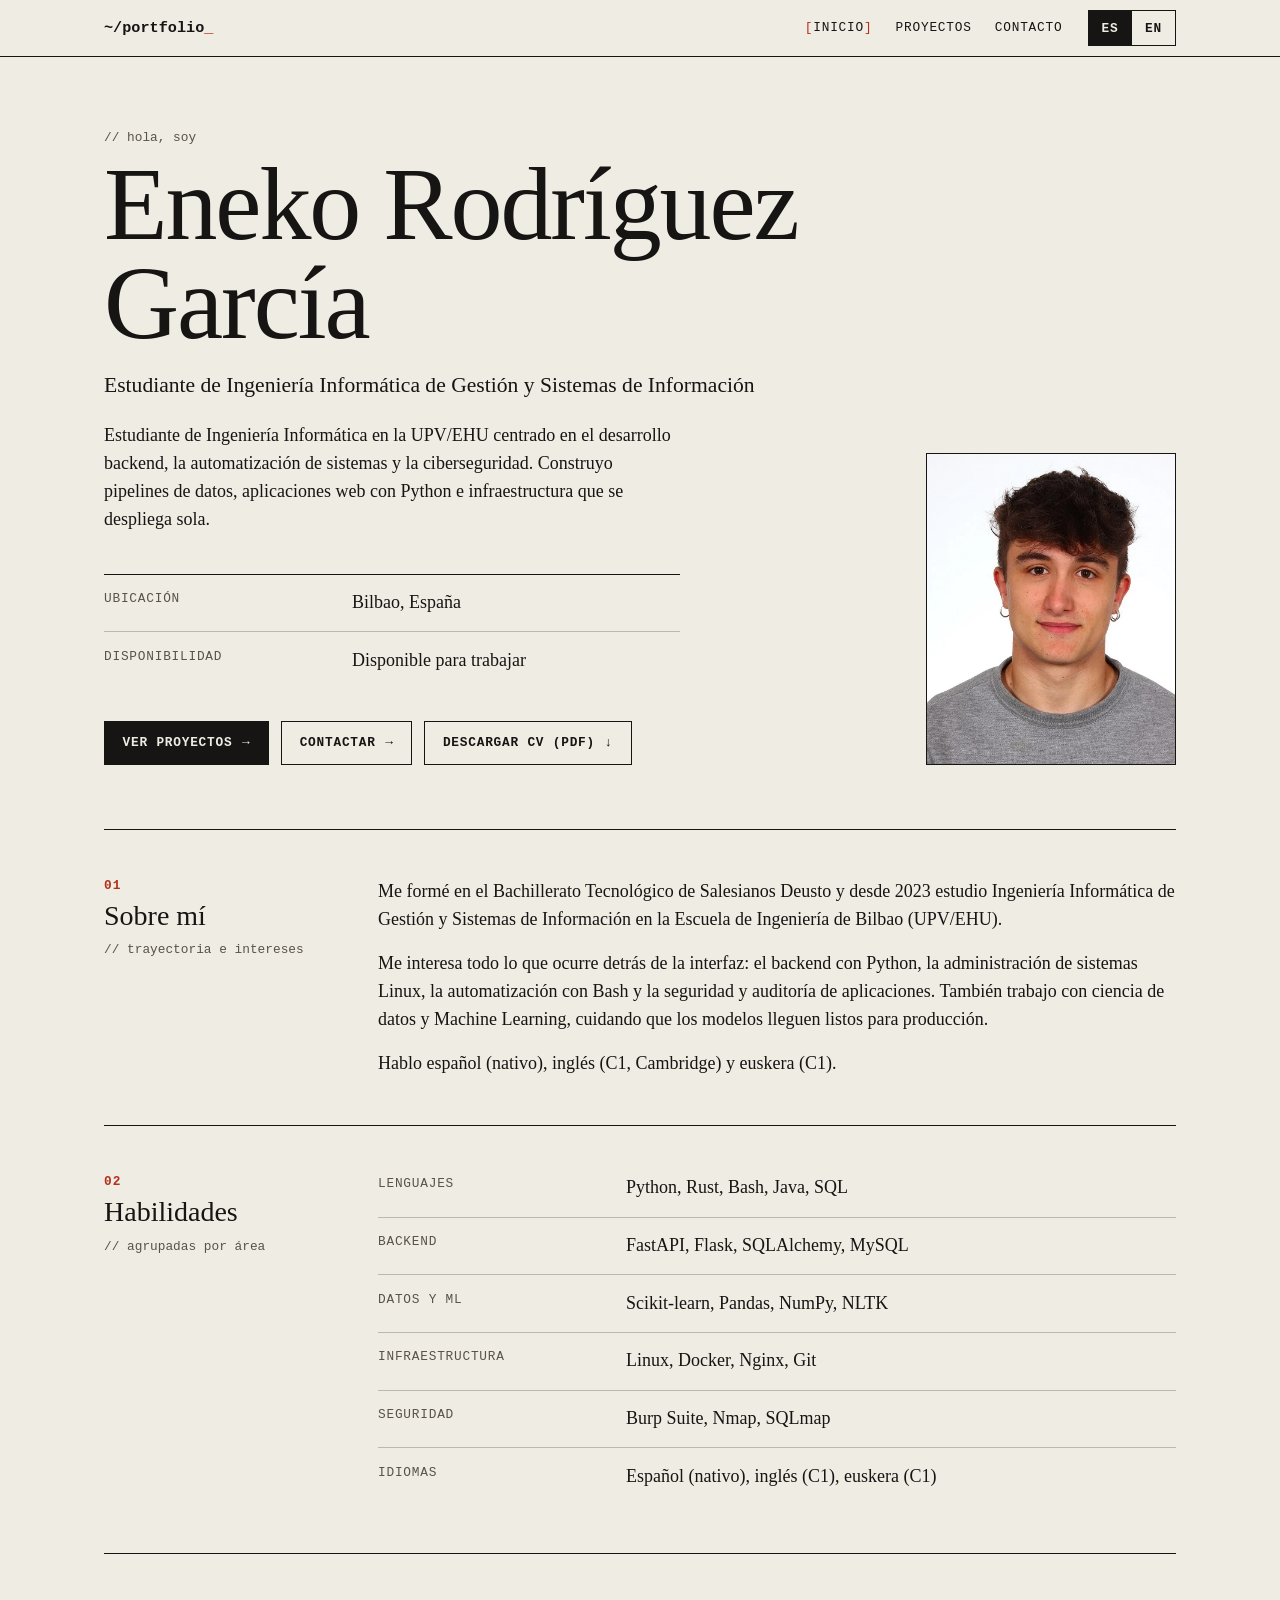
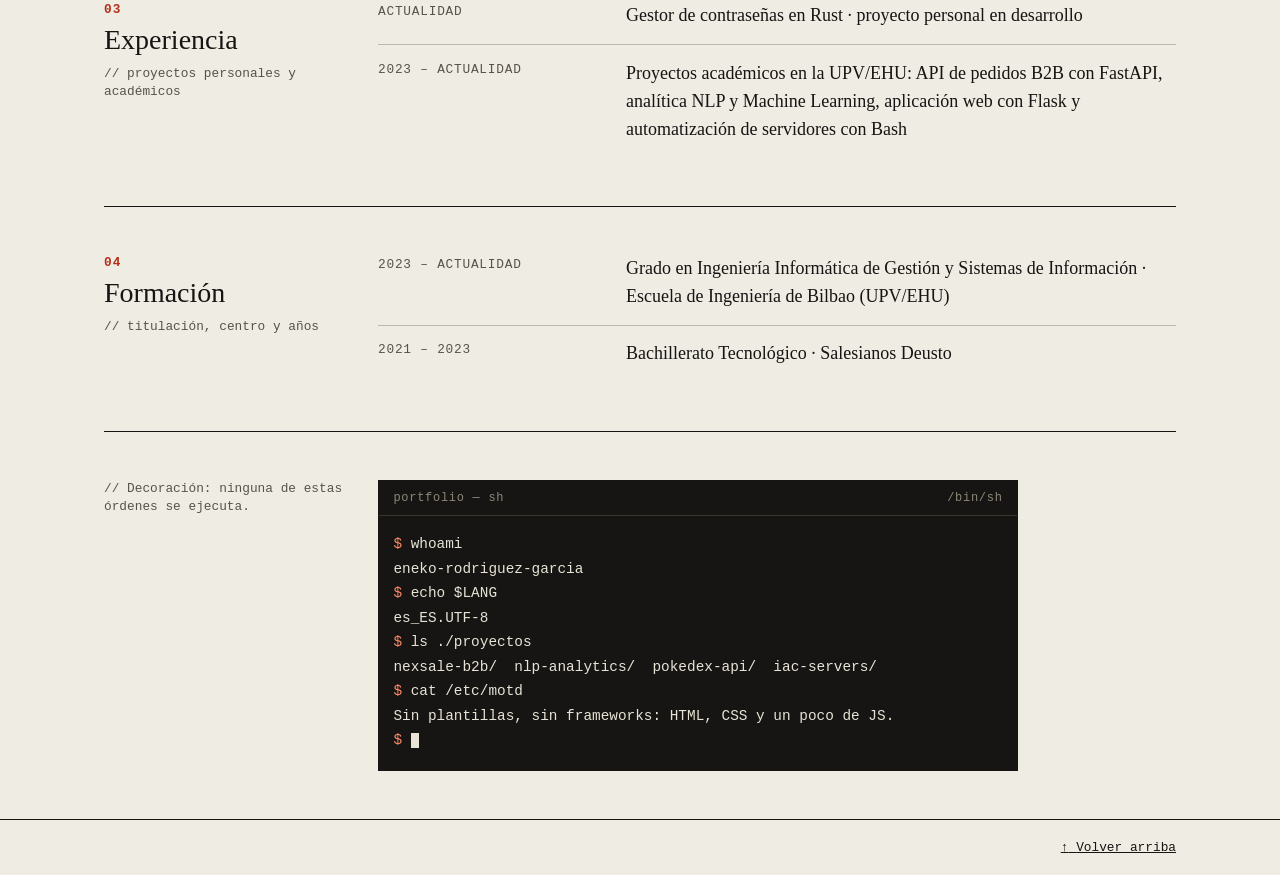
<file: index.html>
<!DOCTYPE html>
<!--
  Portfolio · Landing
  Los textos en español viven aquí (idioma por defecto y fallback sin JavaScript).
  Las traducciones al inglés están en js/script.js.
-->
<html lang="es">
<head>
  <meta charset="utf-8">
  <meta name="viewport" content="width=device-width, initial-scale=1">
  <title data-i18n="meta.index.title">Inicio · Portfolio</title>
  <meta name="description" content="Portfolio personal de desarrollo de software: presentación, habilidades, experiencia y formación." data-i18n-attr="content:meta.index.desc">
  <meta name="color-scheme" content="light dark">
  <link rel="icon" href="assets/icons/favicon.svg" type="image/svg+xml">
  <link rel="stylesheet" href="css/styles.css">
  <script src="js/script.js" defer></script>
  <noscript><style>.lang { display: none; }</style></noscript>
</head>
<body id="top">
  <a class="skip" href="#main" data-i18n="skip">Saltar al contenido</a>

  <header class="site-header">
    <div class="wrap bar">
      <a class="brand" href="index.html">~/portfolio</a>
      <nav class="nav" aria-label="Navegación principal" data-i18n-attr="aria-label:nav.label">
        <ul>
          <li><a href="index.html" aria-current="page" data-i18n="nav.home">Inicio</a></li>
          <li><a href="projects.html" data-i18n="nav.projects">Proyectos</a></li>
          <li><a href="contact.html" data-i18n="nav.contact">Contacto</a></li>
        </ul>
      </nav>
      <div class="lang" role="group" aria-label="Idioma" data-i18n-attr="aria-label:lang.label">
        <button type="button" data-lang="es" aria-pressed="true" aria-label="Cambiar a español" data-i18n-attr="aria-label:lang.es">ES</button>
        <button type="button" data-lang="en" aria-pressed="false" aria-label="Cambiar a inglés" data-i18n-attr="aria-label:lang.en">EN</button>
      </div>
    </div>
  </header>

  <main id="main">
    <div class="wrap">

      <!-- ===== PRESENTACIÓN ===== -->
      <section class="hero" aria-labelledby="hero-name">
        <div class="hero__main">
          <p class="comment" data-i18n="home.hello">hola, soy</p>
          <h1 class="hero__name" id="hero-name" data-i18n="home.name">Eneko Rodríguez García</h1>

          <p class="hero__role" data-i18n="home.role">Estudiante de Ingeniería Informática de Gestión y Sistemas de Información</p>

          <p class="hero__intro" data-i18n="home.intro">Estudiante de Ingeniería Informática en la UPV/EHU centrado en el desarrollo backend, la automatización de sistemas y la ciberseguridad. Construyo pipelines de datos, aplicaciones web con Python e infraestructura que se despliega sola.</p>

          <dl class="ledger">
            <div>
              <dt data-i18n="spec.location">Ubicación</dt>
              <dd data-i18n="spec.location.value">Bilbao, España</dd>
            </div>
            <div>
              <dt data-i18n="spec.status">Disponibilidad</dt>
              <dd data-i18n="spec.status.value">Disponible para trabajar</dd>
            </div>
          </dl>

          <div class="actions">
            <a class="btn btn--solid" href="projects.html"><span data-i18n="home.cta.projects">Ver proyectos</span> <span aria-hidden="true">→</span></a>
            <a class="btn" href="contact.html"><span data-i18n="home.cta.contact">Contactar</span> <span aria-hidden="true">→</span></a>
            <a class="btn" href="assets/docs/cv-eneko-rodriguez.pdf" download="CV - Eneko Rodríguez.pdf" data-i18n-attr="href:home.cta.cv.href; download:home.cta.cv.file"><span data-i18n="home.cta.cv">Descargar CV (PDF)</span> <span aria-hidden="true">↓</span></a>
          </div>
        </div>

        <figure class="hero__aside">
          <div class="frame frame--portrait"><img src="assets/images/foto.webp" width="413" height="516" alt="Fotografía de Eneko Rodríguez García" data-i18n-attr="alt:home.photo.alt"></div>
        </figure>
      </section>

      <!-- ===== 01 SOBRE MÍ ===== -->
      <section class="section" aria-labelledby="about-title">
        <div class="section__head">
          <span class="idx">01</span>
          <h2 id="about-title" data-i18n="about.title">Sobre mí</h2>
          <p class="comment" data-i18n="about.hint">trayectoria e intereses</p>
        </div>
        <div class="section__body prose">
          <p data-i18n="about.p1">Me formé en el Bachillerato Tecnológico de Salesianos Deusto y desde 2023 estudio Ingeniería Informática de Gestión y Sistemas de Información en la Escuela de Ingeniería de Bilbao (UPV/EHU).</p>
          <p data-i18n="about.p2">Me interesa todo lo que ocurre detrás de la interfaz: el backend con Python, la administración de sistemas Linux, la automatización con Bash y la seguridad y auditoría de aplicaciones. También trabajo con ciencia de datos y Machine Learning, cuidando que los modelos lleguen listos para producción.</p>
          <p data-i18n="about.p3">Hablo español (nativo), inglés (C1, Cambridge) y euskera (C1).</p>
        </div>
      </section>

      <!-- ===== 02 HABILIDADES ===== -->
      <section class="section" aria-labelledby="skills-title">
        <div class="section__head">
          <span class="idx">02</span>
          <h2 id="skills-title" data-i18n="skills.title">Habilidades</h2>
          <p class="comment" data-i18n="skills.hint">agrupadas por área</p>
        </div>
        <div class="section__body">
          <dl class="ledger">
            <div>
              <dt data-i18n="skills.lang">Lenguajes</dt>
              <dd>Python, Rust, Bash, Java, SQL</dd>
            </div>
            <div>
              <dt>Backend</dt>
              <dd>FastAPI, Flask, SQLAlchemy, MySQL</dd>
            </div>
            <div>
              <dt data-i18n="skills.data">Datos y ML</dt>
              <dd>Scikit-learn, Pandas, NumPy, NLTK</dd>
            </div>
            <div>
              <dt data-i18n="skills.infra">Infraestructura</dt>
              <dd>Linux, Docker, Nginx, Git</dd>
            </div>
            <div>
              <dt data-i18n="skills.sec">Seguridad</dt>
              <dd>Burp Suite, Nmap, SQLmap</dd>
            </div>
            <div>
              <dt data-i18n="skills.spoken">Idiomas</dt>
              <dd data-i18n="skills.spoken.list">Español (nativo), inglés (C1), euskera (C1)</dd>
            </div>
          </dl>
        </div>
      </section>

      <!-- ===== 03 EXPERIENCIA ===== -->
      <section class="section" aria-labelledby="exp-title">
        <div class="section__head">
          <span class="idx">03</span>
          <h2 id="exp-title" data-i18n="exp.title">Experiencia</h2>
          <p class="comment" data-i18n="exp.hint">proyectos personales y académicos</p>
        </div>
        <div class="section__body">
          <dl class="ledger">
            <div>
              <dt data-i18n="exp.1.period">Actualidad</dt>
              <dd data-i18n="exp.1.desc">Gestor de contraseñas en Rust · proyecto personal en desarrollo</dd>
            </div>
            <div>
              <dt data-i18n="exp.2.period">2023 – actualidad</dt>
              <dd data-i18n="exp.2.desc">Proyectos académicos en la UPV/EHU: API de pedidos B2B con FastAPI, analítica NLP y Machine Learning, aplicación web con Flask y automatización de servidores con Bash</dd>
            </div>
          </dl>
        </div>
      </section>

      <!-- ===== 04 FORMACIÓN ===== -->
      <section class="section" aria-labelledby="edu-title">
        <div class="section__head">
          <span class="idx">04</span>
          <h2 id="edu-title" data-i18n="edu.title">Formación</h2>
          <p class="comment" data-i18n="edu.hint">titulación, centro y años</p>
        </div>
        <div class="section__body">
          <dl class="ledger">
            <div>
              <dt data-i18n="edu.1.period">2023 – actualidad</dt>
              <dd data-i18n="edu.1.desc">Grado en Ingeniería Informática de Gestión y Sistemas de Información · Escuela de Ingeniería de Bilbao (UPV/EHU)</dd>
            </div>
            <div>
              <dt>2021 – 2023</dt>
              <dd data-i18n="edu.2.desc">Bachillerato Tecnológico · Salesianos Deusto</dd>
            </div>
          </dl>
        </div>
      </section>

      <!-- ===== EASTER EGG: terminal decorativa ===== -->
      <section class="section" aria-label="Easter egg" >
        <div class="section__head">
          <p class="comment" data-i18n="term.caption">Decoración: ninguna de estas órdenes se ejecuta.</p>
        </div>
        <div class="section__body">
          <div class="terminal" aria-hidden="true">
            <div class="terminal__bar"><span>portfolio — sh</span><span>/bin/sh</span></div>
<pre class="terminal__body"><span class="t-cmd">whoami</span>
eneko-rodriguez-garcia
<span class="t-cmd">echo $LANG</span>
<span data-i18n="term.lang">es_ES.UTF-8</span>
<span class="t-cmd" data-i18n="term.ls">ls ./proyectos</span>
nexsale-b2b/  nlp-analytics/  pokedex-api/  iac-servers/
<span class="t-cmd">cat /etc/motd</span>
<span data-i18n="term.motd">Sin plantillas, sin frameworks: HTML, CSS y un poco de JS.</span>
<span class="t-cmd"><span class="cursor"></span></span></pre>
          </div>
        </div>
      </section>

    </div>
  </main>

  <footer class="site-footer">
    <div class="wrap">
      <a href="#top"><span aria-hidden="true">↑</span> <span data-i18n="foot.top">Volver arriba</span></a>
    </div>
  </footer>
</body>
</html>
</file>
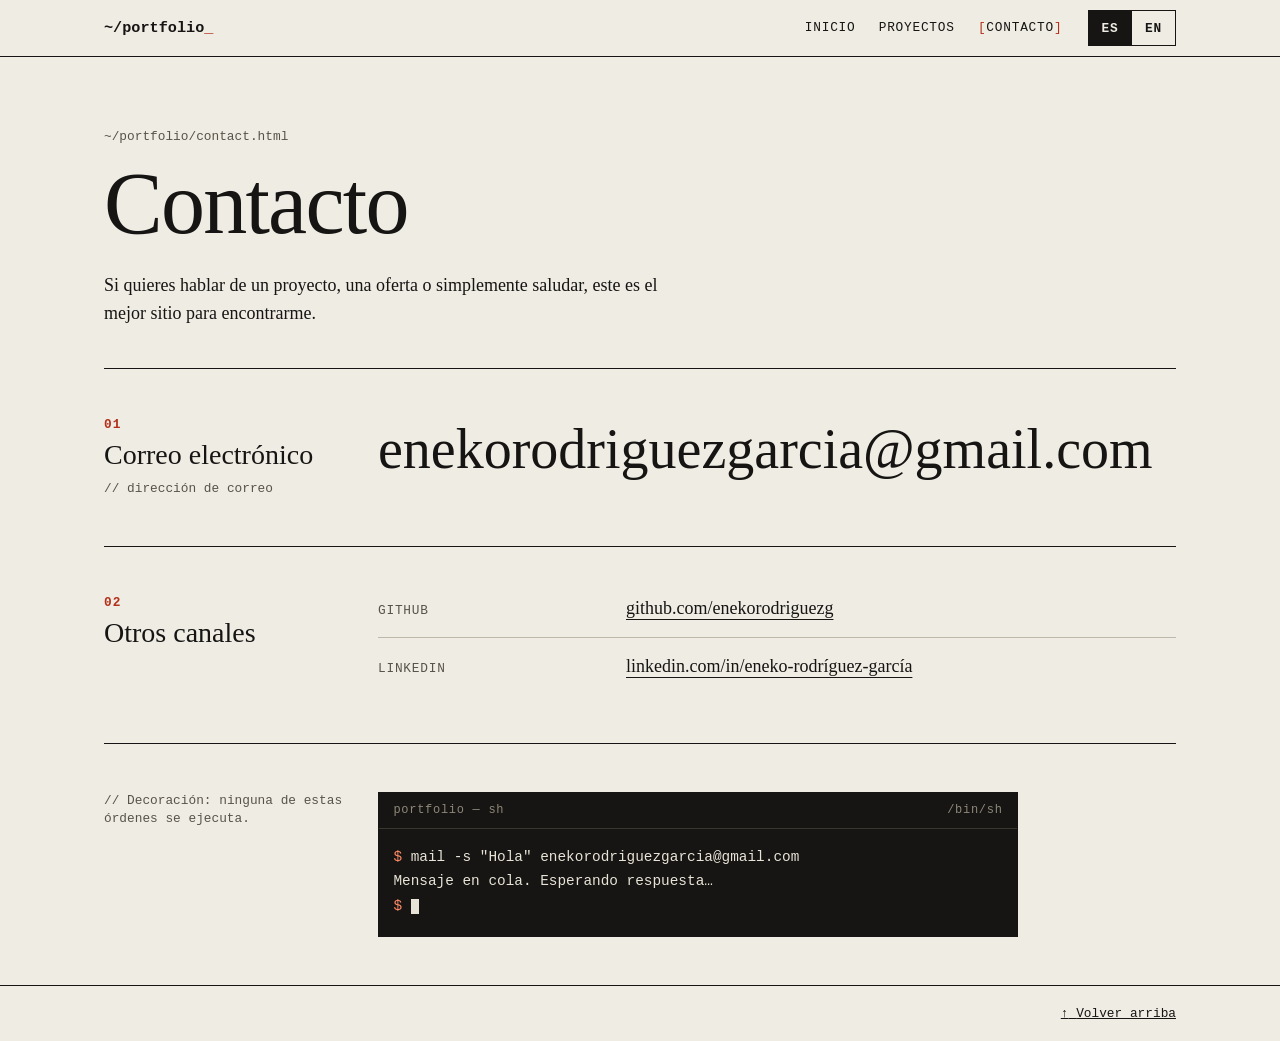
<file: contact.html>
<!DOCTYPE html>
<!--
  Portfolio · Contacto
-->
<html lang="es">
<head>
  <meta charset="utf-8">
  <meta name="viewport" content="width=device-width, initial-scale=1">
  <title data-i18n="meta.contact.title">Contacto · Portfolio</title>
  <meta name="description" content="Formas de ponerse en contacto: correo electrónico, redes sociales y otros medios." data-i18n-attr="content:meta.contact.desc">
  <meta name="color-scheme" content="light dark">
  <link rel="icon" href="assets/icons/favicon.svg" type="image/svg+xml">
  <link rel="stylesheet" href="css/styles.css">
  <script src="js/script.js" defer></script>
  <noscript><style>.lang { display: none; }</style></noscript>
</head>
<body id="top">
  <a class="skip" href="#main" data-i18n="skip">Saltar al contenido</a>

  <header class="site-header">
    <div class="wrap bar">
      <a class="brand" href="index.html">~/portfolio</a>
      <nav class="nav" aria-label="Navegación principal" data-i18n-attr="aria-label:nav.label">
        <ul>
          <li><a href="index.html" data-i18n="nav.home">Inicio</a></li>
          <li><a href="projects.html" data-i18n="nav.projects">Proyectos</a></li>
          <li><a href="contact.html" aria-current="page" data-i18n="nav.contact">Contacto</a></li>
        </ul>
      </nav>
      <div class="lang" role="group" aria-label="Idioma" data-i18n-attr="aria-label:lang.label">
        <button type="button" data-lang="es" aria-pressed="true" aria-label="Cambiar a español" data-i18n-attr="aria-label:lang.es">ES</button>
        <button type="button" data-lang="en" aria-pressed="false" aria-label="Cambiar a inglés" data-i18n-attr="aria-label:lang.en">EN</button>
      </div>
    </div>
  </header>

  <main id="main">
    <div class="wrap">

      <header class="page-head">
        <p class="page-head__path">~/portfolio/contact.html</p>
        <h1 data-i18n="contact.title">Contacto</h1>
        <p class="page-head__intro" data-i18n="contact.lead">Si quieres hablar de un proyecto, una oferta o simplemente saludar, este es el mejor sitio para encontrarme.</p>
      </header>

      <!-- ===== CORREO (destacado) ===== -->
      <section class="section" aria-labelledby="mail-title">
        <div class="section__head">
          <span class="idx">01</span>
          <h2 id="mail-title" data-i18n="contact.email">Correo electrónico</h2>
          <p class="comment" data-i18n="contact.email.hint">dirección de correo</p>
        </div>
        <div class="section__body">
          <a class="mail" href="mailto:enekorodriguezgarcia@gmail.com">enekorodriguezgarcia@gmail.com</a>
        </div>
      </section>

      <!-- ===== OTROS MEDIOS ===== -->
      <section class="section" aria-labelledby="channels-title">
        <div class="section__head">
          <span class="idx">02</span>
          <h2 id="channels-title" data-i18n="contact.other.title">Otros canales</h2>
        </div>
        <div class="section__body">
          <dl class="ledger channels">
            <div>
              <dt>GitHub</dt>
              <dd><a href="https://github.com/enekorodriguezg" target="_blank" rel="noopener">github.com/enekorodriguezg</a></dd>
            </div>
            <div>
              <dt>LinkedIn</dt>
              <dd><a href="https://www.linkedin.com/in/eneko-rodr%C3%ADguez-garc%C3%ADa-595226393" target="_blank" rel="noopener">linkedin.com/in/eneko-rodríguez-garcía</a></dd>
            </div>
          </dl>
        </div>
      </section>

      <!-- ===== EASTER EGG: terminal decorativa ===== -->
      <section class="section" aria-label="Easter egg">
        <div class="section__head">
          <p class="comment" data-i18n="term.caption">Decoración: ninguna de estas órdenes se ejecuta.</p>
        </div>
        <div class="section__body">
          <div class="terminal" aria-hidden="true">
            <div class="terminal__bar"><span>portfolio — sh</span><span>/bin/sh</span></div>
<pre class="terminal__body"><span class="t-cmd"><span data-i18n="term.mail">mail -s "Hola"</span> enekorodriguezgarcia@gmail.com</span>
<span data-i18n="term.queued">Mensaje en cola. Esperando respuesta…</span>
<span class="t-cmd"><span class="cursor"></span></span></pre>
          </div>
        </div>
      </section>

    </div>
  </main>

  <footer class="site-footer">
    <div class="wrap">
      <a href="#top"><span aria-hidden="true">↑</span> <span data-i18n="foot.top">Volver arriba</span></a>
    </div>
  </footer>
</body>
</html>
</file>
<file: css/styles.css>
/* ==========================================================================
   PORTFOLIO · styles.css
   --------------------------------------------------------------------------
   Índice
   1. Variables (colores, tipografías, espaciado)
   2. Base
   3. Layout general
   4. Cabecera y navegación
   5. Componentes (botones, enlaces, ledger, marcadores #TODO)
   6. Landing
   7. Proyectos
   8. Contacto
   9. Terminal decorativa (easter egg)
   10. Pie de página
   11. Responsive
   12. Movimiento reducido
   ========================================================================== */


/* 1. VARIABLES ------------------------------------------------------------ */
:root {
  /* Paleta: papel, tinta y un único acento. Cámbialos aquí. */
  --paper:     #efece4;
  --paper-2:   #e6e2d7;
  --ink:       #161513;
  --muted:     #585349;
  --line:      #bdb8aa;   /* separadores secundarios */
  --accent:    #b3301a;   /* foco, #TODO, hover */
  --accent-bg: #f3d8cf;

  /* Terminal (siempre oscura) */
  --term-bg:     #161513;
  --term-fg:     #e7e3d6;
  --term-dim:    #8d8878;
  --term-accent: #ff8a66;
  --term-line:   #3a372f;

  /* Tipografías: solo fuentes del sistema, sin descargas externas */
  --serif: "Iowan Old Style", "Palatino Linotype", Palatino, "Book Antiqua", Georgia, serif;
  --mono:  ui-monospace, "SF Mono", "Cascadia Code", "Roboto Mono", Menlo, Consolas, monospace;

  /* Espaciado y medidas */
  --gutter: clamp(1rem, 4vw, 2.5rem);
  --max: 72rem;
  --col-gap: 1.5rem;
}

@media (prefers-color-scheme: dark) {
  :root {
    --paper:     #141310;
    --paper-2:   #1d1b17;
    --ink:       #ece8dc;
    --muted:     #a8a294;
    --line:      #3d3a32;
    --accent:    #ff8a66;
    --accent-bg: #3a1f17;
    --term-bg:   #0c0b09;
  }
}


/* 2. BASE ----------------------------------------------------------------- */
*, *::before, *::after { box-sizing: border-box; }

html { -webkit-text-size-adjust: 100%; scroll-behavior: smooth; }

body {
  margin: 0;
  background: var(--paper);
  color: var(--ink);
  font-family: var(--serif);
  font-size: 1.125rem;
  line-height: 1.55;
  min-height: 100vh;
  display: flex;
  flex-direction: column;
}

h1, h2, h3, p, dl, dd, ul, ol, figure, pre { margin: 0; }
ul, ol { padding: 0; list-style: none; }

a { color: inherit; }

:focus-visible {
  outline: 2px solid var(--accent);
  outline-offset: 3px;
}

::selection { background: var(--accent); color: var(--paper); }

/* Enlace de salto para teclado */
.skip {
  position: absolute;
  left: var(--gutter);
  top: -4rem;
  z-index: 10;
  padding: .6rem .9rem;
  background: var(--ink);
  color: var(--paper);
  font: .85rem var(--mono);
}
.skip:focus { top: .5rem; }


/* 3. LAYOUT GENERAL ------------------------------------------------------- */
.wrap {
  width: 100%;
  max-width: var(--max);
  margin-inline: auto;
  padding-inline: var(--gutter);
}

main { flex: 1; }

/* Sección: rail izquierdo (título + nota) y cuerpo a la derecha */
.section {
  display: grid;
  grid-template-columns: repeat(12, minmax(0, 1fr));
  column-gap: var(--col-gap);
  border-top: 1px solid var(--ink);
  padding-block: clamp(1.75rem, 4vw, 3rem);
}
.section__head { grid-column: 1 / 4; align-self: start; }
.section__body { grid-column: 4 / 13; }

.section__head h2 {
  font-size: 1.75rem;
  font-weight: 400;
  line-height: 1.1;
  margin-bottom: .6rem;
}

/* Índice numérico de sección */
.idx {
  display: block;
  margin-bottom: .5rem;
  font: 700 .8rem var(--mono);
  letter-spacing: .08em;
  color: var(--accent);
}

/* Cabecera de página (Proyectos, Contacto) */
.page-head { padding-block: clamp(2.5rem, 7vw, 4.5rem) clamp(1.5rem, 4vw, 2.5rem); }
.page-head__path {
  font: .8rem var(--mono);
  color: var(--muted);
  margin-bottom: 1rem;
}
.page-head h1 {
  font-size: clamp(2.5rem, 8vw, 5.5rem);
  font-weight: 400;
  line-height: 1;
  letter-spacing: -.02em;
}
.page-head__intro { margin-top: 1.5rem; max-width: 36rem; }


/* 4. CABECERA Y NAVEGACIÓN ----------------------------------------------- */
.site-header { border-bottom: 1px solid var(--ink); }

.bar {
  display: flex;
  align-items: center;
  gap: 1.5rem;
  min-height: 3.5rem;
}

.brand {
  margin-right: auto;
  font: 700 .95rem var(--mono);
  text-decoration: none;
  padding-block: .8rem;
}
/* Cursor parpadeante tras el nombre (guiño a la terminal) */
.brand::after {
  content: "_";
  color: var(--accent);
  animation: blink 1.1s steps(1) infinite;
}
.brand:hover { color: var(--accent); }

.nav ul { display: flex; gap: 1.25rem; }
.nav a {
  display: inline-block;
  padding: .8rem .1rem;
  font: .8rem var(--mono);
  letter-spacing: .06em;
  text-transform: uppercase;
  text-decoration: none;
  border-bottom: 2px solid transparent;
  transition: color .15s, border-color .15s;
}
.nav a:hover { color: var(--accent); border-color: var(--accent); }
/* Página actual entre corchetes, como en la documentación de un CLI */
.nav a[aria-current="page"]::before { content: "["; color: var(--accent); }
.nav a[aria-current="page"]::after  { content: "]"; color: var(--accent); }

/* Selector de idioma */
.lang { display: flex; }
.lang button {
  min-width: 2.75rem;
  min-height: 2.25rem;
  padding: 0 .6rem;
  background: transparent;
  color: var(--ink);
  border: 1px solid var(--ink);
  font: 700 .8rem var(--mono);
  letter-spacing: .06em;
  cursor: pointer;
  transition: background .15s, color .15s;
}
.lang button + button { border-left: 0; }
.lang button:hover { background: var(--paper-2); }
.lang button[aria-pressed="true"] { background: var(--ink); color: var(--paper); }


/* 5. COMPONENTES ---------------------------------------------------------- */

/* Marcador #TODO: visible, localizable y distinto del resto del contenido */
.todo {
  display: inline-block;
  padding: .05em .4em;
  font: 700 .85em var(--mono);
  letter-spacing: .02em;
  color: var(--accent);
  background: var(--accent-bg);
  border: 1px dashed var(--accent);
  white-space: nowrap;
}

/* Nota estilo comentario de código: "// texto" */
.comment {
  font: .8rem/1.4 var(--mono);
  color: var(--muted);
  text-transform: none;
  letter-spacing: 0;
}
.comment::before { content: "// "; }
span.comment { margin-left: .4rem; }

/* Botones: rectangulares, bordes marcados */
.actions { display: flex; flex-wrap: wrap; gap: .75rem; margin-top: 2rem; }

.btn {
  display: inline-flex;
  align-items: center;
  gap: .6rem;
  padding: .85rem 1.1rem;
  border: 1px solid var(--ink);
  background: transparent;
  color: var(--ink);
  font: 700 .8rem var(--mono);
  letter-spacing: .06em;
  text-transform: uppercase;
  text-decoration: none;
  transition: background .15s, color .15s, border-color .15s;
}
.btn span[aria-hidden] { transition: transform .15s; }
.btn:hover { background: var(--ink); color: var(--paper); }
.btn:hover span[aria-hidden] { transform: translateX(3px); }

.btn--solid { background: var(--ink); color: var(--paper); }
.btn--solid:hover { background: var(--accent); border-color: var(--accent); color: var(--paper); }

/* Enlace con flecha */
.arrow-link {
  font: 700 .85rem var(--mono);
  letter-spacing: .04em;
  text-decoration: underline;
  text-underline-offset: .25em;
  text-decoration-thickness: 1px;
}
.arrow-link:hover { color: var(--accent); text-decoration-thickness: 2px; }

/* Ledger: lista de definiciones en filas separadas por líneas finas */
.ledger > div {
  display: grid;
  grid-template-columns: minmax(8rem, 14rem) 1fr;
  gap: .25rem 1.5rem;
  padding-block: .9rem;
  border-top: 1px solid var(--line);
}
.ledger > div:first-child { border-top: 0; padding-top: 0; }
.ledger dt {
  font: .8rem/1.6 var(--mono);
  letter-spacing: .06em;
  text-transform: uppercase;
  color: var(--muted);
}
.ledger dd { min-width: 0; }

/* Marco de imagen pendiente */
.frame {
  display: grid;
  place-items: center;
  position: relative;
  background: var(--paper-2);
  border: 1px solid var(--ink);
}
.frame::after {
  content: "";
  position: absolute;
  inset: 10px;
  border: 1px dashed var(--line);
  pointer-events: none;
}
.frame--portrait  { aspect-ratio: 4 / 5; }
.frame--landscape { aspect-ratio: 16 / 10; }
.frame img { width: 100%; height: 100%; object-fit: cover; display: block; }
.frame:has(img)::after { display: none; }   /* sin guías discontinuas sobre imágenes reales */

/* Capturas ampliables: el enlace ocupa todo el marco */
.zoom { display: block; width: 100%; height: 100%; cursor: zoom-in; }
.zoom img { transition: opacity .15s; }
.zoom:hover img { opacity: .85; }

/* Visor de capturas (<dialog>) */
.lightbox {
  width: 100%;
  height: 100%;
  max-width: 100%;
  max-height: 100%;
  margin: 0;
  padding: var(--gutter);
  border: 0;
  background: transparent;
  cursor: zoom-out;
}
.lightbox[open] { display: flex; align-items: center; justify-content: center; }
.lightbox::backdrop { background: rgba(22, 21, 19, .9); }
.lightbox img {
  display: block;
  max-width: 100%;
  max-height: 100%;
  width: auto;
  height: auto;
  border: 1px solid var(--term-fg);
}
.lightbox__close {
  position: fixed;
  top: .75rem;
  right: .75rem;
  width: 2.5rem;
  height: 2.5rem;
  font: 1.5rem/1 var(--mono);
  color: var(--term-fg);
  background: var(--term-bg);
  border: 1px solid var(--term-fg);
  cursor: pointer;
}
.lightbox__close:hover { color: var(--term-accent); border-color: var(--term-accent); }
body:has(.lightbox[open]) { overflow: hidden; }

/* Párrafos seguidos y código en línea */
.prose p + p { margin-top: 1rem; }
code {
  padding: .05em .35em;
  font: .85em var(--mono);
  background: var(--paper-2);
  border: 1px solid var(--line);
}


/* 6. LANDING -------------------------------------------------------------- */
.hero {
  display: grid;
  grid-template-columns: repeat(12, minmax(0, 1fr));
  column-gap: var(--col-gap);
  padding-block: clamp(2rem, 6vw, 4.5rem) clamp(2.5rem, 6vw, 4rem);
}
.hero__main  { grid-column: 1 / 9; }
.hero__aside { grid-column: 10 / 13; align-self: end; }

.hero__name {
  margin: .5rem 0 1rem;
  font-size: clamp(2.75rem, 9vw, 6.5rem);
  font-weight: 400;
  line-height: .95;
  letter-spacing: -.02em;
}
/* El #TODO del nombre hereda la escala del titular */
.hero__name .todo {
  font: inherit;
  padding: 0 .1em;
  background: none;
  border-width: 0 0 .05em;
}

.hero__role { font-size: 1.35rem; }
.hero__intro { margin-top: 1.25rem; max-width: 36rem; }
.hero .ledger { margin-top: 2.5rem; max-width: 36rem; border-top: 1px solid var(--ink); padding-top: .9rem; }

.hero__aside figcaption { margin-top: .6rem; }
.project__media figcaption { margin-top: .6rem; }


/* 7. PROYECTOS ------------------------------------------------------------ */
.project-list { border-bottom: 1px solid var(--ink); margin-bottom: 0; }

.project {
  display: grid;
  grid-template-columns: repeat(12, minmax(0, 1fr));
  column-gap: var(--col-gap);
  align-items: start;
  padding-block: clamp(1.75rem, 4vw, 3rem);
  border-top: 1px solid var(--ink);
}
.project__media { grid-column: 1 / 6; grid-row: 1; }
.project__body  { grid-column: 7 / 13; grid-row: 1; }

/* Alternancia izquierda/derecha para evitar una columna repetitiva */
.project-list li:nth-child(even) .project__media { grid-column: 8 / 13; }
.project-list li:nth-child(even) .project__body  { grid-column: 1 / 7; }

.project__num {
  display: block;
  margin-bottom: .75rem;
  font: 700 .8rem var(--mono);
  letter-spacing: .08em;
  color: var(--accent);
}
.project__title {
  margin: .25rem 0 1rem;
  font-size: clamp(1.75rem, 4vw, 2.5rem);
  font-weight: 400;
  line-height: 1.1;
}
.project__title .todo { font: inherit; padding: 0 .1em; background: none; border-width: 0 0 .05em; }
.project__desc { margin-bottom: 1.25rem; }
.project .ledger { margin-bottom: 1.25rem; }
.project__links { display: flex; flex-wrap: wrap; gap: .5rem 1.5rem; align-items: center; }


/* 8. CONTACTO ------------------------------------------------------------- */
.mail {
  display: inline-block;
  font-size: clamp(1.75rem, 5.5vw, 3.5rem);
  line-height: 1.15;
  text-decoration: none;
}
.mail { overflow-wrap: anywhere; }
.mail:hover { color: var(--accent); }
.mail .todo { font: inherit; padding: 0 .1em; background: none; border-width: 0 0 .05em; }

.channels > div { align-items: baseline; }
.channels dd a { text-underline-offset: .25em; }
.channels dd a:hover { color: var(--accent); }


/* 9. TERMINAL DECORATIVA (EASTER EGG) ------------------------------------ */
.terminal {
  max-width: 40rem;
  background: var(--term-bg);
  color: var(--term-fg);
  border: 1px solid var(--ink);
  font: .9rem/1.7 var(--mono);
}
.terminal__bar {
  display: flex;
  justify-content: space-between;
  padding: .45rem .9rem;
  border-bottom: 1px solid var(--term-line);
  color: var(--term-dim);
  font-size: .75rem;
  letter-spacing: .06em;
}
.terminal__body {
  padding: 1rem .9rem 1.1rem;
  font: inherit;
  white-space: pre-wrap;
  overflow-wrap: anywhere;
}
.t-cmd::before { content: "$ "; color: var(--term-accent); }
.terminal .todo {
  color: var(--term-accent);
  background: none;
  border-color: var(--term-accent);
}
.cursor {
  display: inline-block;
  width: .6em;
  height: 1.05em;
  vertical-align: text-bottom;
  background: var(--term-fg);
  animation: blink 1.1s steps(1) infinite;
}

@keyframes blink { 50% { opacity: 0; } }


/* 10. PIE DE PÁGINA ------------------------------------------------------- */
.site-footer { border-top: 1px solid var(--ink); }
.site-footer .wrap {
  display: flex;
  justify-content: flex-end;
  padding-block: 1.25rem;
  font: .8rem var(--mono);
  color: var(--muted);
}
.site-footer a { color: var(--ink); }
.site-footer a:hover { color: var(--accent); }


/* 11. RESPONSIVE ---------------------------------------------------------- */
@media (max-width: 48rem) {
  .section__head, .section__body { grid-column: 1 / -1; }
  .section__head { margin-bottom: 1.25rem; }

  .hero__main, .hero__aside { grid-column: 1 / -1; }
  .hero__aside { margin-top: 2.5rem; max-width: 15rem; }

  .ledger > div { grid-template-columns: 1fr; }

  .project__media,
  .project__body,
  .project-list li:nth-child(even) .project__media,
  .project-list li:nth-child(even) .project__body { grid-column: 1 / -1; grid-row: auto; }
  .project__media { margin-bottom: 1.5rem; }
}

@media (max-width: 36rem) {
  .bar { flex-wrap: wrap; gap: 0 1rem; }
  .brand { order: 1; }
  .lang  { order: 2; }
  .nav   { order: 3; width: 100%; border-top: 1px solid var(--line); }
  .nav ul { justify-content: space-between; }
}


/* 12. MOVIMIENTO REDUCIDO -------------------------------------------------- */
@media (prefers-reduced-motion: reduce) {
  html { scroll-behavior: auto; }
  *, *::before, *::after { animation: none !important; transition: none !important; }
}
</file>
